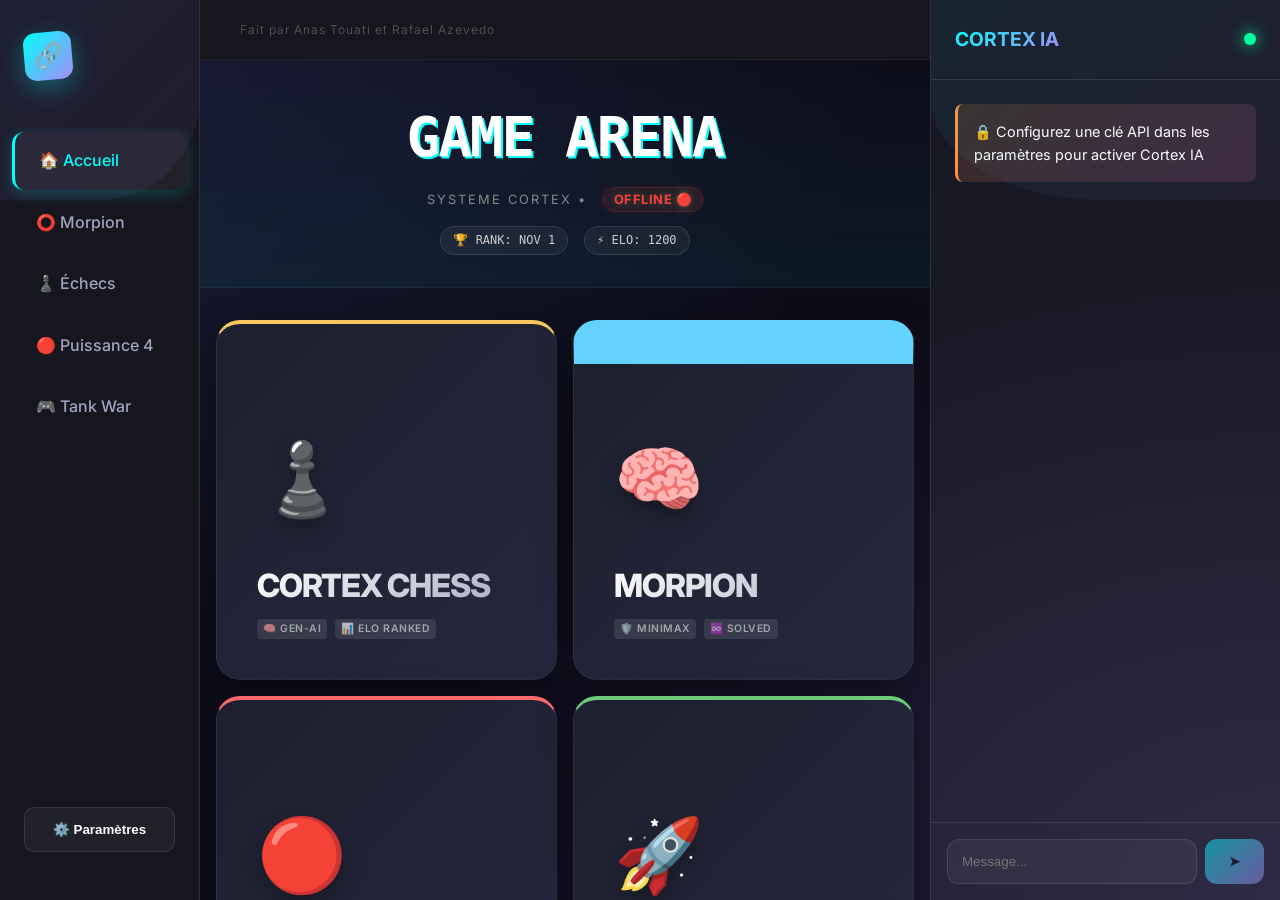
<file: index.html>
<!DOCTYPE html>
<!DOCTYPE html>
<html lang="fr">

<head>
    <meta charset="UTF-8">
    <meta name="viewport" content="width=device-width, initial-scale=1.0">
    <title>GameArena</title>
    <link href="https://fonts.googleapis.com/css2?family=Inter:wght@400;500;600;700;800&display=swap" rel="stylesheet">
    <link rel="stylesheet" href="css/main.css?v=11.9">
    <link rel="stylesheet" href="css/components.css?v=11.9">
</head>

<body>
    <!-- Settings Modal -->
    <div id="settings-modal" class="modal hidden">
        <div class="modal-content">
            <div class="modal-header">
                <h3>⚙️ Paramètres</h3>
                <button onclick="closeSettings()" class="close-btn">✕</button>
            </div>
            <div class="modal-body">
                <div class="setting-group">
                    <label>Clé API Cortex IA</label>
                    <select id="api-provider">
                        <option value="gemini">Gemini (Google)</option>
                        <option value="openai">OpenAI</option>
                    </select>
                    <input type="password" id="api-key" placeholder="Entrez votre clé API">
                    <button onclick="saveApiKey()" class="btn-primary">Enregistrer</button>
                    <p class="help-text">La clé API est nécessaire pour que Cortex IA fonctionne</p>
                </div>

            </div>
        </div>
    </div>

    <!-- Notification Modal -->
    <div id="notification-modal" class="notification-modal hidden">
        <div class="notification-content">
            <div class="notification-icon" id="notif-icon"></div>
            <h2 id="notif-title"></h2>
            <p id="notif-message"></p>
            <button onclick="closeNotification()" class="notif-btn">Continuer</button>
        </div>
    </div>

    <div class="app-layout">
        <!-- Sidebar -->
        <aside class="sidebar">
            <div class="logo">
                <div class="logo-icon">🔗</div>

            </div>
            <nav>
                <div class="nav-item active" onclick="navigateTo('home')">🏠 Accueil</div>
                <div class="nav-item" onclick="navigateTo('morpion')">⭕ Morpion</div>
                <div class="nav-item" onclick="navigateTo('chess')">♟️ Échecs</div>
                <div class="nav-item" onclick="navigateTo('connect4')">🔴 Puissance 4</div>
                <div class="nav-item" onclick="navigateTo('tankwar')">🎮 Tank War</div>
            </nav>
            <div class="sidebar-footer">
                <button onclick="openSettings()" class="settings-btn">⚙️ Paramètres</button>
            </div>
        </aside>

        <!-- Main Content -->
        <main class="main-content">
            <header class="top-bar">
                <div style="font-size: 0.75rem; opacity: 0.3; letter-spacing: 1px; font-weight: 300;">
                    Fait par Anas Touati et Rafael Azevedo
                </div>
            </header>

            <!-- Home View -->
            <div id="view-home" class="view active">
                <div class="content-area dashboard-layout">

                    <!-- HERO SECTION -->
                    <div class="hero-banner">
                        <div class="hero-content">
                            <h1 class="glitch-title" data-text="GAME ARENA">GAME ARENA</h1>
                            <p class="hero-subtitle">SYSTEME CORTEX • <span class="online-status"
                                    id="cortex-status">OFFLINE 🔴</span>
                            </p>
                            <div class="hero-stats">
                                <span class="stat-pill" id="hero-rank">🏆 RANK: NOV 1</span>
                                <span class="stat-pill" id="hero-elo">⚡ ELO: 1200</span>
                            </div>
                        </div>
                    </div>

                    <!-- IMMERSIVE GAMES GRID -->
                    <div class="games-grid-pro">
                        <!-- CHESS CARD -->
                        <div class="game-card-pro chess-bg" onclick="navigateTo('chess')">
                            <div class="card-overlay"></div>
                            <div class="card-content">
                                <div class="card-icon">♟️</div>
                                <h2>CORTEX CHESS</h2>
                                <div class="specs-mini">
                                    <span>🧠 GEN-AI</span>
                                    <span>📊 ELO RANKED</span>
                                </div>
                            </div>
                            <!-- Hover Detail -->
                            <div class="card-reveal">
                                <p>Affrontez CORTEX, le Boss Final.<br>3 Phases : Calibrage, Duel, et
                                    Finale.<br>Arrogance Maximale.</p>
                                <div class="action-row">
                                    <button class="play-btn">DÉFIER CORTEX</button>
                                    <button class="reset-btn" onclick="resetGameProgress(event, 'chess')"
                                        title="Réinitialiser Rang">↻</button>
                                </div>
                            </div>
                        </div>

                        <!-- TIC TAC TOE -->
                        <div class="game-card-pro ttt-bg" onclick="navigateTo('morpion')">
                            <div class="card-overlay"></div>
                            <div class="card-content">
                                <div class="card-icon">🧠</div>
                                <h2>MORPION</h2>
                                <div class="specs-mini">
                                    <span>🛡️ MINIMAX</span>
                                    <span>♾️ SOLVED</span>
                                </div>
                            </div>
                            <div class="card-reveal">
                                <p>Algorithme Minimax pur.<br>Résolution mathématique parfaite.<br>Impossible de gagner.
                                </p>
                                <div class="action-row">
                                    <button class="play-btn">DÉFIER L'ALGO</button>
                                    <button class="reset-btn" onclick="resetGameProgress(event, 'morpion')"
                                        title="Réinitialiser Rang">↻</button>
                                </div>
                            </div>
                        </div>

                        <!-- CONNECT 4 -->
                        <div class="game-card-pro c4-bg" onclick="navigateTo('puissance4')">
                            <div class="card-overlay"></div>
                            <div class="card-content">
                                <div class="card-icon">🔴</div>
                                <h2>PUISSANCE 4</h2>
                                <div class="specs-mini">
                                    <span>🌲 ALPHA-BETA</span>
                                    <span>🎯 GRAVITY</span>
                                </div>
                            </div>
                            <div class="card-reveal">
                                <p>Anticipation et profondeur stratégique (Depth 6).</p>
                                <div class="action-row">
                                    <button class="play-btn">JOUER</button>
                                    <button class="reset-btn" onclick="resetGameProgress(event, 'connect4')"
                                        title="Réinitialiser Rang">↻</button>
                                </div>
                            </div>
                        </div>

                        <!-- TANK WAR -->
                        <div class="game-card-pro tank-bg" onclick="navigateTo('tankwar')">
                            <div class="card-overlay"></div>
                            <div class="card-content">
                                <div class="card-icon">🚀</div>
                                <h2>TANK WAR</h2>
                                <div class="specs-mini">
                                    <span>🎮 UNITY 6</span>
                                    <span>💥 ACTION</span>
                                </div>
                            </div>
                            <div class="card-reveal">
                                <p>Combat cinétique en temps réel. Moteur Physique.</p>
                                <button class="play-btn">JOUER</button>
                            </div>
                        </div>
                    </div>
                </div>
            </div>

            <!-- Game Views -->
            <div id="view-morpion" class="view">
                <div class="game-container-vertical">
                    <div class="status-header">
                        <div class="status-main">
                            <p id="morpion-status" class="status-text">Votre tour (X)</p>
                        </div>
                        <div class="status-secondary">
                            <div class="level-mini">
                                <span id="morpion-level">Niveau 1/5</span>
                                <div class="progress-bar-mini">
                                    <div class="progress-fill" id="morpion-progress" style="width: 20%"></div>
                                </div>
                            </div>
                        </div>
                    </div>
                    <div class="game-area-centered">
                        <div id="morpion-board"></div>
                    </div>
                </div>
            </div>

            <div id="view-chess" class="view">
                <div class="game-container-vertical">
                    <h2 class="match-test-label">MATCH TEST</h2>
                    <div class="status-header">
                        <div class="status-main">
                            <p id="chess-status" class="status-text">Votre tour (Blancs)</p>
                        </div>
                        <div class="status-secondary">
                            <div class="level-mini">
                                <span id="chess-level">Niveau 1/5</span>
                                <div class="progress-bar-mini">
                                    <div class="progress-fill" id="chess-progress" style="width: 20%"></div>
                                </div>
                            </div>
                        </div>
                    </div>
                    <div class="game-area-centered">
                        <div id="chess-board"></div>
                    </div>
                </div>
            </div>

            <!-- Connect 4 View -->
            <div id="view-connect4" class="view">
                <div class="game-container-vertical">
                    <div class="status-header">
                        <div class="status-main">
                            <p id="connect4-status" class="status-text">Votre tour (Rouge)</p>
                        </div>
                        <div class="status-secondary">
                            <div class="level-mini">
                                <span id="connect4-level">Niveau 1/5</span>
                                <div class="progress-bar-mini">
                                    <div class="progress-fill" id="connect4-progress" style="width: 20%"></div>
                                </div>
                            </div>
                        </div>
                    </div>
                    <div class="game-area-centered">
                        <div id="connect4-board"></div>
                    </div>
                </div>
            </div>



            <!-- TANK WAR (Unity WebGL Container) -->
            <div id="view-tankwar" class="view">
                <div class="unity-wrapper" style="width: 100%; height: 100%; display: flex; flex-direction: column;">
                    <!-- Custom Toolbar -->
                    <div class="unity-toolbar">
                        <div class="unity-brand">TANK WAR (Unity WebGL)</div>
                        <div class="unity-controls">
                            <span class="unity-status-led">Running</span>
                            <button onclick="document.getElementById('tankwar-frame').contentWindow.location.reload()"
                                class="unity-btn">↻</button>
                            <button onclick="navigateTo('home')" class="unity-btn close">✕</button>
                        </div>
                    </div>

                    <!-- Iframe Container -->
                    <div class="unity-container" style="flex: 1; overflow: hidden; position: relative;">
                        <!-- Manual Launch Overlay -->
                        <div id="tankwar-overlay"
                            style="position: absolute; top: 0; left: 0; width: 100%; height: 100%; background: rgba(10, 14, 23, 0.9); display: flex; flex-direction: column; align-items: center; justify-content: center; z-index: 10;">
                            <h2
                                style="color: #fff; margin-bottom: 20px; font-family: 'Inter', sans-serif; text-shadow: 0 0 10px rgba(0, 242, 255, 0.5);">
                                PRÊT AU COMBAT ?</h2>
                            <button onclick="launchTankWar()" style="
                                padding: 16px 48px; 
                                font-size: 1.2rem; 
                                background: linear-gradient(135deg, #00f2ff 0%, #0078ff 100%); 
                                border: none; 
                                border-radius: 8px; 
                                cursor: pointer; 
                                font-weight: 800; 
                                color: #000;
                                box-shadow: 0 0 20px rgba(0, 242, 255, 0.4);
                                transition: transform 0.2s;
                                text-transform: uppercase;
                                letter-spacing: 1px;
                            " onmouseover="this.style.transform='scale(1.05)'"
                                onmouseout="this.style.transform='scale(1)'">
                                LANCER LE JEU 🚀
                            </button>
                        </div>

                        <iframe id="tankwar-frame" src="" style="width: 100%; height: 100%; border: none;"
                            allow="fullscreen; autoplay; gamepads"></iframe>
                    </div>
                </div>
            </div>
        </main>

        <aside class="chat-panel">
            <div class="chat-header">
                <h3>CORTEX IA</h3>
                <div class="status-indicator"></div>
            </div>
            <div class="chat-messages" id="chat-messages">
                <div class="system-msg">🔒 Configurez une clé API dans les paramètres pour activer Cortex IA
                </div>
            </div>
            <div class="chat-input-area">
                <input type="text" id="chat-input" placeholder="Message..." disabled>
                <button onclick="sendChat()" id="chat-send" disabled>➤</button>
            </div>
        </aside>
    </div>

    <script src="js/vendor/chess.js"></script>
    <script src="js/game.js"></script>
</body>

</html>
</file>
<file: css/main.css>
* {
    margin: 0;
    padding: 0;
    box-sizing: border-box;
}

:root {
    /* Premium Color Palette */
    --bg-primary: #0d0d1a;
    --bg-secondary: #16161f;
    --bg-tertiary: #1e1e2e;
    --bg-card: #252538;

    /* Vibrant Accents */
    --accent-primary: #00ffff;
    --accent-purple: #a78bfa;
    --accent-pink: #f472b6;
    --accent-orange: #fb923c;
    --accent-blue: #60a5fa;

    /* Gradients */
    --gradient-primary: linear-gradient(135deg, #667eea 0%, #764ba2 100%);
    --gradient-accent: linear-gradient(135deg, #00ffff 0%, #a78bfa 100%);
    --gradient-warm: linear-gradient(135deg, #f472b6 0%, #fb923c 100%);
    --gradient-neon: linear-gradient(135deg, #00ffff 0%, #00ff88 100%);

    /* Glass Effects */
    --glass-bg: rgba(255, 255, 255, 0.05);
    --glass-border: rgba(255, 255, 255, 0.1);

    /* Text */
    --text-primary: #ffffff;
    --text-secondary: #a3a3c2;
    --text-muted: #6b6b85;

    /* Shadows */
    --shadow-sm: 0 2px 8px rgba(0, 0, 0, 0.2);
    --shadow-md: 0 8px 24px rgba(0, 0, 0, 0.3);
    --shadow-lg: 0 20px 60px rgba(0, 0, 0, 0.4);
    --shadow-neon: 0 0 30px rgba(0, 255, 255, 0.3);

    /* Spacing */
    --sidebar-width: 220px;
}

body {
    font-family: 'Inter', -apple-system, BlinkMacSystemFont, 'Segoe UI', sans-serif;
    background: var(--bg-primary);
    background-image:
        radial-gradient(at 0% 0%, rgba(102, 126, 234, 0.15) 0px, transparent 50%),
        radial-gradient(at 100% 100%, rgba(167, 139, 250, 0.15) 0px, transparent 50%);
    background-attachment: fixed;
    color: var(--text-primary);
    overflow: hidden;
    line-height: 1.6;
}

.app-layout {
    display: grid;
    grid-template-columns: 200px 1fr 350px;
    height: 100vh;
    position: relative;
}


/* Sidebar */
.sidebar {
    background: var(--bg-secondary);
    border-right: 1px solid var(--glass-border);
    display: flex;
    flex-direction: column;
    padding: 2rem 0;
    position: relative;
}

.sidebar::before {
    content: '';
    position: absolute;
    top: 0;
    left: 0;
    right: 0;
    height: 200px;
    background: var(--gradient-primary);
    opacity: 0.1;
    border-radius: 0 0 50% 0;
}

.logo {
    display: flex;
    align-items: center;
    gap: 1rem;
    padding: 0 1.5rem;
    margin-bottom: 3rem;
    position: relative;
    z-index: 1;
}

.logo-icon {
    width: 48px;
    height: 48px;
    background: var(--gradient-accent);
    border-radius: 12px;
    display: flex;
    align-items: center;
    justify-content: center;
    font-size: 1.5rem;
    box-shadow: 0 8px 24px rgba(0, 255, 255, 0.3);
    transform: rotate(-5deg);
    transition: transform 0.3s ease;
}

.logo-icon:hover {
    transform: rotate(0deg) scale(1.1);
}

.logo span {
    font-size: 1.8rem;
    font-weight: 900;
    background: var(--gradient-accent);
    -webkit-background-clip: text;
    -webkit-text-fill-color: transparent;
    background-clip: text;
    letter-spacing: 2px;
}

nav {
    flex: 1;
    overflow-y: auto;
    scrollbar-width: thin;
}

.nav-item {
    padding: 1rem 1.5rem;
    margin: 0.25rem 0.75rem;
    color: var(--text-secondary);
    cursor: pointer;
    transition: all 0.3s cubic-bezier(0.4, 0, 0.2, 1);
    border-radius: 12px;
    position: relative;
    overflow: hidden;
    font-weight: 500;
}

.nav-item::before {
    content: '';
    position: absolute;
    top: 0;
    left: 0;
    width: 100%;
    height: 100%;
    background: var(--gradient-accent);
    opacity: 0;
    transition: opacity 0.3s;
}

.nav-item:hover:not(.disabled) {
    background: var(--glass-bg);
    color: var(--accent-primary);
    transform: translateX(5px);
}

.nav-item.active {
    background: var(--glass-bg);
    color: var(--accent-primary);
    border-left: 3px solid var(--accent-primary);
    box-shadow: 0 4px 16px rgba(0, 255, 255, 0.2);
}

.nav-item.disabled {
    opacity: 0.3;
    cursor: not-allowed;
}

.sidebar-footer {
    padding: 1rem 1.5rem;
}

.settings-btn {
    width: 100%;
    background: var(--glass-bg);
    border: 1px solid var(--glass-border);
    color: var(--text-primary);
    padding: 0.875rem;
    border-radius: 10px;
    cursor: pointer;
    transition: all 0.3s;
    font-weight: 600;

}

.settings-btn:hover {
    background: var(--accent-primary);
    color: var(--bg-primary);
    box-shadow: var(--shadow-neon);
    transform: translateY(-2px);
}

/* Main Content */
.main-content {
    display: flex;
    flex-direction: column;
    height: 100vh;
    overflow: hidden;
}

.top-bar {
    padding: 1.25rem 2.5rem;
    border-bottom: 1px solid rgba(255, 255, 255, 0.05);
    background: var(--bg-secondary);
}

.user-info {
    color: var(--text-secondary);
}

.view {
    display: none;
    flex: 1;
    overflow: auto;
    opacity: 0;
    transition: opacity 0.4s ease-in-out;
}

.view.active {
    display: block;
    animation: fadeIn 0.4s ease-in-out forwards;
}

@keyframes fadeIn {
    from {
        opacity: 0;
        transform: translateY(20px);
    }

    to {
        opacity: 1;
        transform: translateY(0);
    }
}

/* Layout Options */
.content-with-chat {
    display: grid;
    grid-template-columns: 1fr 350px;
    height: 100%;
}

.content-with-sidebar {
    display: grid;
    grid-template-columns: 1fr 300px;
    height: 100%;
    padding: 2rem;
    gap: 2rem;
}

.content-area {
    padding: 2.5rem;
    overflow: auto;
}

/* Hero */
.hero {
    text-align: center;
    margin-bottom: 4rem;
    position: relative;
}

.hero h1 {
    font-size: 5rem;
    font-weight: 900;
    margin-bottom: 1.5rem;
    letter-spacing: -2px;
    background: var(--gradient-accent);
    -webkit-background-clip: text;
    -webkit-text-fill-color: transparent;
    background-clip: text;
    text-shadow: 0 0 80px rgba(0, 255, 255, 0.3);
    animation: glow 3s ease-in-out infinite alternate;
}

@keyframes glow {
    from {
        filter: drop-shadow(0 0 20px rgba(0, 255, 255, 0.3));
    }

    to {
        filter: drop-shadow(0 0 40px rgba(0, 255, 255, 0.6));
    }
}

.version {
    color: var(--accent-primary);
    font-weight: 900;
    text-shadow: 0 0 30px currentColor;
}

.hero p {
    color: var(--text-secondary);
    font-size: 1.2rem;
    font-weight: 500;
}

/* Welcome Section */
.welcome-section {
    margin-bottom: 4rem;
}

.project-info {
    background: var(--glass-bg);

    border: 1px solid var(--glass-border);
    padding: 3rem;
    margin-bottom: 2rem;
    border-radius: 24px;
    box-shadow: var(--shadow-lg);
    position: relative;
    overflow: hidden;
}

.project-info::before {
    content: '';
    position: absolute;
    top: -50%;
    right: -50%;
    width: 200%;
    height: 200%;
    background: var(--gradient-primary);
    opacity: 0.05;
    transform: rotate(-12deg);
}

.project-info h2 {
    font-size: 2.5rem;
    margin-bottom: 1.5rem;
    background: var(--gradient-accent);
    -webkit-background-clip: text;
    -webkit-text-fill-color: transparent;
    background-clip: text;
    font-weight: 800;
}

.intro-text {
    font-size: 1.15rem;
    color: var(--text-secondary);
    margin-bottom: 2.5rem;
    line-height: 1.8;
    font-weight: 400;
}

.info-grid {
    display: grid;
    grid-template-columns: repeat(auto-fit, minmax(320px, 1fr));
    gap: 2rem;
    margin-bottom: 2.5rem;
}

.info-card {
    background: var(--glass-bg);

    padding: 2rem;
    border-radius: 16px;
    border: 1px solid var(--glass-border);
    transition: all 0.3s;
}

.info-card:hover {
    transform: translateY(-5px);
    box-shadow: 0 12px 40px rgba(0, 255, 255, 0.15);
    border-color: var(--accent-primary);
}

.info-card h4 {
    background: var(--gradient-neon);
    -webkit-background-clip: text;
    -webkit-text-fill-color: transparent;
    background-clip: text;
    margin-bottom: 1rem;
    font-size: 1.2rem;
    font-weight: 700;
}

.info-card p {
    color: var(--text-secondary);
    margin-bottom: 0.875rem;
    line-height: 1.7;
}

.info-card ul {
    list-style: none;
    padding-left: 0;
}

.info-card li {
    padding: 0.625rem 0;
    color: var(--text-secondary);
    display: flex;
    align-items: center;
    gap: 0.5rem;
}

.info-card strong {
    color: var(--text-primary);
    font-weight: 600;
}

.tip {
    background: linear-gradient(135deg, rgba(251, 146, 60, 0.1), rgba(244, 114, 182, 0.1));
    border-left: 3px solid var(--accent-orange);
    padding: 1rem;
    border-radius: 8px;
    margin-top: 1rem;
    font-size: 0.95rem;
}

.how-to-play {
    background: linear-gradient(135deg, rgba(0, 255, 255, 0.08), rgba(167, 139, 250, 0.08));
    padding: 2rem;
    border-radius: 16px;
    border: 1px solid rgba(0, 255, 255, 0.2);
    position: relative;
}

.how-to-play::before {
    content: '';
    position: absolute;
    top: 0;
    left: 0;
    right: 0;
    height: 3px;
    background: var(--gradient-accent);
}

.how-to-play h4 {
    background: var(--gradient-accent);
    -webkit-background-clip: text;
    -webkit-text-fill-color: transparent;
    background-clip: text;
    margin-bottom: 1.25rem;
    font-size: 1.3rem;
    font-weight: 700;
}

.how-to-play ol {
    color: var(--text-secondary);
    padding-left: 1.75rem;
}

.how-to-play li {
    padding: 0.75rem 0;
    line-height: 1.7;
    font-weight: 500;
}

.section-title {
    text-align: center;
    font-size: 2.5rem;
    margin-bottom: 3rem;
    font-weight: 800;
    background: var(--gradient-warm);
    -webkit-background-clip: text;
    -webkit-text-fill-color: transparent;
    background-clip: text;
}

/* Games Grid */
.games-grid {
    display: grid;
    grid-template-columns: repeat(2, 1fr);
    gap: 2rem;
    max-width: 800px;
}

.game-card {
    background: var(--glass-bg);

    border: 1px solid var(--glass-border);
    border-radius: 24px;
    padding: 3rem 2rem;
    text-align: center;
    cursor: pointer;
    transition: all 0.4s cubic-bezier(0.4, 0, 0.2, 1);
    position: relative;
    overflow: hidden;
}

.game-card::before {
    content: '';
    position: absolute;
    top: 0;
    left: 0;
    right: 0;
    bottom: 0;
    background: var(--gradient-accent);
    opacity: 0;
    transition: opacity 0.4s;
    z-index: 0;
}

.game-card:hover:not(.disabled) {
    transform: translateY(-5px);
    border-color: var(--accent-primary);
    box-shadow: 0 10px 30px rgba(0, 255, 255, 0.15);
}


.game-card:hover:not(.disabled)::before {
    opacity: 0.1;
}

.game-card.disabled {
    opacity: 0.4;
    cursor: not-allowed;
}

.game-icon {
    width: 140px;
    height: 140px;
    margin: 0 auto 2rem;
    border-radius: 50%;
    position: relative;
    transition: all 0.5s;
    z-index: 1;
}

.game-card:hover .game-icon {
    transform: scale(1.15) rotate(10deg);
}

.game-card h3 {
    font-size: 2rem;
    margin-bottom: 1rem;
    font-weight: 800;
    z-index: 1;
    position: relative;
}

.game-desc {
    color: var(--text-secondary);
    font-size: 0.95rem;
    line-height: 1.6;
    margin-bottom: 1.5rem;
    min-height: 70px;
    z-index: 1;
    position: relative;
}

.level {
    background: var(--glass-bg);
    padding: 0.5rem 1rem;
    border-radius: 20px;
    display: inline-block;
    color: var(--accent-primary);
    font-size: 1rem;
    font-weight: 600;
    border: 1px solid var(--glass-border);
    z-index: 1;
    position: relative;
}

/* Chat Panel */
.chat-panel {
    background: var(--glass-bg);

    border-left: 1px solid var(--glass-border);
    display: flex;
    flex-direction: column;
    position: relative;
    z-index: 10;
    height: 100%;
    overflow: hidden;
}

.chat-panel::before {
    content: '';
    position: absolute;
    top: 0;
    right: 0;
    width: 100%;
    height: 200px;
    background: var(--gradient-accent);
    opacity: 0.05;
    border-radius: 0 0 0 50%;
}

.chat-header {
    padding: 1.5rem;
    border-bottom: 1px solid var(--glass-border);
    display: flex;
    justify-content: space-between;
    align-items: center;
    position: relative;
    z-index: 1;
}

.chat-header h3 {
    font-size: 1.2rem;
    font-weight: 700;
    background: var(--gradient-accent);
    -webkit-background-clip: text;
    -webkit-text-fill-color: transparent;
    background-clip: text;
}

.status-indicator {
    width: 12px;
    height: 12px;
    background: #00ff9d;
    border-radius: 50%;
    box-shadow: 0 0 15px #00ff9d;
    animation: pulse 2s ease-in-out infinite;
}

@keyframes pulse {

    0%,
    100% {
        box-shadow: 0 0 15px #00ff9d;
    }

    50% {
        box-shadow: 0 0 25px #00ff9d;
    }
}

.chat-messages {
    flex: 1;
    padding: 1.5rem;
    overflow-y: auto;
    display: flex;
    flex-direction: column;
    gap: 1rem;
    min-height: 0;
}

.system-msg {
    background: linear-gradient(135deg, rgba(251, 146, 60, 0.15), rgba(244, 114, 182, 0.15));
    border-left: 3px solid var(--accent-orange);
    padding: 1rem;
    border-radius: 8px;
    font-size: 0.9rem;
    animation: slideIn 0.3s ease-out;
}

@keyframes slideIn {
    from {
        opacity: 0;
        transform: translateY(10px);
    }

    to {
        opacity: 1;
        transform: translateY(0);
    }
}

.user-msg {
    background: var(--glass-bg);

    border: 1px solid var(--glass-border);
    padding: 1rem;
    border-radius: 16px 16px 4px 16px;
    align-self: flex-end;
    max-width: 80%;
    animation: slideIn 0.3s ease-out;
}

.ai-msg {
    background: var(--glass-bg);

    border: 1px solid rgba(0, 255, 255, 0.2);
    padding: 1rem;
    border-radius: 16px 16px 16px 4px;
    max-width: 85%;
    animation: slideIn 0.3s ease-out;
}

.chat-input-area {
    padding: 1rem;
    border-top: 1px solid var(--glass-border);
    display: flex;
    gap: 0.5rem;

}

.chat-input-area input {
    flex: 1;
    background: var(--glass-bg);
    border: 1px solid var(--glass-border);
    color: var(--text-primary);
    padding: 0.875rem;
    border-radius: 12px;
    transition: all 0.3s;
}

.chat-input-area input:focus {
    outline: none;
    border-color: var(--accent-primary);
    box-shadow: 0 0 20px rgba(0, 255, 255, 0.2);
}

.chat-input-area button {
    background: var(--gradient-accent);
    border: none;
    color: var(--bg-primary);
    padding: 0.875rem 1.5rem;
    border-radius: 12px;
    cursor: pointer;
    font-weight: 600;
    transition: all 0.3s;
}

.chat-input-area button:hover:not(:disabled) {
    transform: translateY(-2px);
    box-shadow: 0 8px 20px rgba(0, 255, 255, 0.4);
}

.chat-input-area button:disabled {
    opacity: 0.5;
    cursor: not-allowed;
}

/* Status Panel */
.status-panel {
    background: var(--bg-card);
    border: 1px solid var(--glass-border);
    border-radius: 24px;
    padding: 2.5rem;
    display: flex;
    flex-direction: column;
    gap: 2rem;
    box-shadow: var(--shadow-lg);
    position: relative;
    overflow: hidden;
}

.status-panel::before {
    content: '';
    position: absolute;
    top: 0;
    left: 0;
    width: 100%;
    height: 3px;
    background: var(--gradient-accent);
}

.status-panel h4 {
    color: var(--text-secondary);
    font-size: 0.75rem;
    letter-spacing: 2px;
    margin-bottom: 0.75rem;
    text-transform: uppercase;
    font-weight: 600;
}

.status-text {
    background: var(--gradient-accent);
    -webkit-background-clip: text;
    -webkit-text-fill-color: transparent;
    background-clip: text;
    font-size: 1.3rem;
    font-weight: 700;
}

.level-display {
    background: var(--bg-card);
    padding: 1.5rem;
    border-radius: 16px;
    border: 1px solid var(--glass-border);
}

.level-display p {
    text-align: center;
    color: var(--text-secondary);
    margin-bottom: 1rem;
    font-size: 0.9rem;
}

.progress-bar {
    width: 100%;
    height: 8px;
    background: rgba(255, 255, 255, 0.1);
    border-radius: 10px;
    overflow: hidden;
    margin-bottom: 0.5rem;
}

.progress-fill {
    height: 100%;
    background: var(--gradient-accent);
    border-radius: 10px;
    transition: width 0.5s cubic-bezier(0.4, 0, 0.2, 1);
    box-shadow: 0 0 10px var(--accent-primary);
}

.level-info {
    display: flex;
    justify-content: space-between;
    align-items: center;
    margin-top: 0.5rem;
}

/* Tank War Card Background */
.tank-bg::before {
    background: url('../assets/tankwar/TemplateData/favicon.ico');
    /* Fallback or specific asset */
    background-size: cover;
    background-position: center;
    filter: brightness(0.6) grayscale(0.2);
    transition: all 0.5s;
    opacity: 0.4 !important;
}

.tank-bg:hover::before {
    filter: brightness(0.8) grayscale(0);
    transform: scale(1.1);
    opacity: 0.6 !important;
}

/* Unity WebGL Container Styles */
.unity-wrapper {
    background: #000;
    border-radius: 12px;
    overflow: hidden;
    box-shadow: 0 0 50px rgba(0, 0, 0, 0.5);
    border: 1px solid #333;
}

.unity-toolbar {
    background: #1a1a1a;
    padding: 10px 20px;
    display: flex;
    justify-content: space-between;
    align-items: center;
    border-bottom: 1px solid #333;
}

.unity-brand {
    font-weight: bold;
    color: #fff;
    font-family: 'Inter', sans-serif;
    display: flex;
    align-items: center;
    gap: 10px;
}

.unity-controls {
    display: flex;
    gap: 10px;
    align-items: center;
}

.unity-status-led {
    font-size: 0.8rem;
    color: #00ff00;
    text-transform: uppercase;
    display: flex;
    align-items: center;
    gap: 5px;
}

.unity-status-led::before {
    content: '';
    display: block;
    width: 8px;
    height: 8px;
    background: #00ff00;
    border-radius: 50%;
    box-shadow: 0 0 10px #00ff00;
}

.unity-btn {
    background: #333;
    border: none;
    color: #fff;
    width: 30px;
    height: 30px;
    border-radius: 6px;
    cursor: pointer;
    display: flex;
    align-items: center;
    justify-content: center;
    transition: all 0.2s;
}

.unity-btn:hover {
    background: #555;
}

.unity-btn.close {
    background: #8b0000;
}

.unity-btn.close:hover {
    background: #a00000;
}

.current-level {
    font-size: 1.5rem;
    font-weight: 800;
    background: var(--gradient-accent);
    -webkit-background-clip: text;
    -webkit-text-fill-color: transparent;
    background-clip: text;
}

.max-level {
    font-size: 0.9rem;
    color: var(--text-muted);
}

.btn-restart {
    width: 100%;
    background: var(--gradient-accent);
    border: none;
    color: var(--bg-primary);
    padding: 1.25rem;
    border-radius: 16px;
    font-weight: 700;
    font-size: 1.05rem;
    cursor: pointer;
    transition: all 0.3s cubic-bezier(0.4, 0, 0.2, 1);
    box-shadow: 0 8px 24px rgba(0, 255, 255, 0.3);
    position: relative;
    overflow: hidden;
}

.btn-restart::before {
    content: '';
    position: absolute;
    top: 50%;
    left: 50%;
    width: 0;
    height: 0;
    background: rgba(255, 255, 255, 0.2);
    border-radius: 50%;
    transform: translate(-50%, -50%);
    transition: width 0.6s, height 0.6s;
}

.btn-restart:hover::before {
    width: 300px;
    height: 300px;
}

.btn-restart:hover {
    transform: translateY(-4px);
    box-shadow: 0 12px 32px rgba(0, 255, 255, 0.5);
}

.btn-restart:active {
    transform: translateY(-2px);
}

/* Modal */
.modal {
    position: fixed;
    top: 0;
    left: 0;
    width: 100%;
    height: 100%;
    background: rgba(0, 0, 0, 0.7);
    display: flex;
    align-items: center;
    justify-content: center;
    z-index: 1000;
}

.modal.hidden {
    display: none;
}

.modal-content {
    background: var(--bg-secondary);
    border-radius: 16px;
    width: 500px;
    max-width: 90%;
}

.modal-header {
    padding: 1.5rem;
    border-bottom: 1px solid rgba(255, 255, 255, 0.1);
    display: flex;
    justify-content: space-between;
    align-items: center;
}

.close-btn {
    background: none;
    border: none;
    color: var(--text-primary);
    font-size: 1.5rem;
    cursor: pointer;
}

.modal-body {
    padding: 2rem;
}

.setting-group {
    display: flex;
    flex-direction: column;
    gap: 1rem;
}

.setting-group label {
    font-weight: 600;
    color: var(--text-secondary);
}

.setting-group select,
.setting-group input {
    background: var(--bg-card);
    border: 1px solid rgba(255, 255, 255, 0.1);
    color: var(--text-primary);
    padding: 0.75rem;
    border-radius: 6px;
}

.btn-primary {
    background: var(--accent-cyan);
    border: none;
    color: var(--bg-dark);
    padding: 0.75rem 2rem;
    border-radius: 6px;
    font-weight: 600;
    cursor: pointer;
}

.help-text {
    color: var(--text-secondary);
    font-size: 0.85rem;
}

/* Game Boards */
.back-btn {
    background: rgba(255, 255, 255, 0.05);
    border: 1px solid rgba(255, 255, 255, 0.1);
    color: var(--text-primary);
    padding: 0.7rem 1.5rem;
    border-radius: 8px;
    cursor: pointer;
    margin-bottom: 2rem;
}

.mt-4 {
    margin-top: 2rem;
}

#morpion-board {
    display: grid;
    grid-template-columns: repeat(3, 1fr);
    gap: 12px;
    width: 420px;
    height: 420px;
    margin: 0 auto;
    padding: 20px;
    background: var(--glass-bg);

    border: 2px solid var(--glass-border);
    border-radius: 24px;
    box-shadow: 0 20px 60px rgba(0, 0, 0, 0.3);
}

.morpion-cell {
    background: var(--bg-card);
    border: 2px solid var(--glass-border);
    border-radius: 16px;
    display: flex;
    align-items: center;
    justify-content: center;
    font-size: 5rem;
    cursor: pointer;
    transition: all 0.3s cubic-bezier(0.4, 0, 0.2, 1);
    position: relative;
    overflow: hidden;
}

.morpion-cell::before {
    content: '';
    position: absolute;
    top: 0;
    left: 0;
    right: 0;
    bottom: 0;
    background: var(--gradient-accent);
    opacity: 0;
    transition: opacity 0.3s;
}

.morpion-cell:hover:not(.taken) {
    background: var(--glass-bg);
    border-color: var(--accent-primary);
    transform: scale(1.05);
    box-shadow: 0 0 30px rgba(0, 255, 255, 0.3);
}

.morpion-cell:hover:not(.taken)::before {
    opacity: 0.1;
}

.morpion-cell.taken {
    animation: placeToken 0.4s cubic-bezier(0.68, -0.55, 0.265, 1.55);
}

@keyframes placeToken {
    0% {
        transform: scale(0) rotate(0deg);
    }

    50% {
        transform: scale(1.2) rotate(180deg);
    }

    100% {
        transform: scale(1) rotate(360deg);
    }
}

#chess-board {
    width: 600px;
    height: 600px;
    margin: 0 auto;
    border: 3px solid var(--glass-border);
    border-radius: 16px;
    box-shadow: 0 20px 60px rgba(0, 0, 0, 0.4);
    overflow: hidden;
}


/* Notification Modal */
.notification-modal {
    position: fixed;
    top: 0;
    left: 0;
    width: 100%;
    height: 100%;
    background: rgba(0, 0, 0, 0.85);

    display: flex;
    align-items: center;
    justify-content: center;
    z-index: 2000;
    opacity: 0;
    transition: opacity 0.3s;
}

.notification-modal.hidden {
    display: none;
}

.notification-modal.show {
    opacity: 1;
}

.notification-content {
    background: var(--bg-card);
    border: 2px solid var(--glass-border);
    border-radius: 32px;
    padding: 3rem 2.5rem;
    text-align: center;
    max-width: 500px;
    width: 90%;
    position: relative;
    transform: scale(0.8);
    transition: transform 0.4s cubic-bezier(0.68, -0.55, 0.265, 1.55);
    box-shadow: 0 30px 90px rgba(0, 0, 0, 0.5);
}

.notification-modal.show .notification-content {
    transform: scale(1);
}

.notification-icon {
    font-size: 6rem;
    margin-bottom: 1.5rem;
    animation: bounce 0.8s ease-in-out;
}

@keyframes bounce {

    0%,
    100% {
        transform: translateY(0) scale(1);
    }

    25% {
        transform: translateY(-30px) scale(1.1);
    }

    50% {
        transform: translateY(0) scale(1);
    }

    75% {
        transform: translateY(-15px) scale(1.05);
    }
}

.notification-content h2 {
    font-size: 2.5rem;
    font-weight: 900;
    margin-bottom: 1rem;
    background: var(--gradient-accent);
    -webkit-background-clip: text;
    -webkit-text-fill-color: transparent;
    background-clip: text;
    position: relative;
    z-index: 2;
}

.notification-content p {
    font-size: 1.2rem;
    color: var(--text-secondary);
    margin-bottom: 2rem;
    line-height: 1.6;
    position: relative;
    z-index: 2;
}

.notif-btn {
    background: var(--gradient-accent);
    border: none;
    color: var(--bg-primary);
    padding: 1rem 3rem;
    border-radius: 50px;
    font-size: 1.1rem;
    font-weight: 700;
    cursor: pointer;
    transition: all 0.3s;
    box-shadow: 0 10px 30px rgba(0, 255, 255, 0.3);
    position: relative;
    z-index: 10;
}

.notif-btn:hover {
    transform: translateY(-3px) scale(1.05);
    box-shadow: 0 15px 40px rgba(0, 255, 255, 0.5);
}

/* Victory styles */
.notification-content.victory {
    border-color: rgba(0, 255, 136, 0.5);
    background: linear-gradient(135deg, var(--bg-card), rgba(0, 255, 136, 0.05));
}

.notification-content.victory::before {
    content: '';
    position: absolute;
    top: -50%;
    left: -50%;
    width: 200%;
    height: 200%;
    background: radial-gradient(circle, rgba(0, 255, 136, 0.1) 0%, transparent 70%);
    animation: rotate 10s linear infinite;
}

/* Defeat styles */
.notification-content.defeat {
    border-color: rgba(255, 87, 87, 0.5);
    background: linear-gradient(135deg, var(--bg-card), rgba(255, 87, 87, 0.05));
}

/* Level up styles */
.notification-content.levelup {
    border-color: rgba(0, 255, 255, 0.5);
    background: linear-gradient(135deg, var(--bg-card), rgba(0, 255, 255, 0.05));
}

.notification-content.levelup::before {
    content: '';
    position: absolute;
    top: -50%;
    left: -50%;
    width: 200%;
    height: 200%;
    background: radial-gradient(circle, rgba(0, 255, 255, 0.15) 0%, transparent 70%);
    animation: rotate 8s linear infinite;
}

@keyframes rotate {
    from {
        transform: rotate(0deg);
    }

    to {
        transform: rotate(360deg);
    }
}

/* Confetti animation for victory */
.notification-content.victory::after {
    content: '🎉';
    position: absolute;
    font-size: 3rem;
    top: 10%;
    left: 10%;
    animation: confetti 2s ease-in-out infinite;
}

@keyframes confetti {

    0%,
    100% {
        transform: translateY(0) rotate(0deg);
        opacity: 0;
    }

    50% {
        transform: translateY(-50px) rotate(180deg);
        opacity: 1;
    }
}

#connect4-board {
    width: 560px;
    margin: 0 auto;
}

/* Tank War */
#tank-canvas {
    background: #1a1a2e;
    border: 2px solid var(--accent-blue);
    border-radius: 8px;
    box-shadow: 0 0 20px rgba(96, 165, 250, 0.2);
    margin: 0 auto;
    display: block;
}

.controls-hint {
    text-align: center;
    color: var(--text-secondary);
    margin-top: 1rem;
    font-size: 0.9rem;
}

.lives-container {
    font-size: 1.5rem;
    letter-spacing: 5px;
}

/* Status Indicators */
.online-status {
    font-size: 0.8rem;
    font-weight: 700;
    padding: 4px 10px;
    border-radius: 20px;
    background: rgba(0, 255, 179, 0.1);
    color: #00ffb3;
    border: 1px solid rgba(0, 255, 179, 0.2);
    margin-left: 10px;
    letter-spacing: 0.5px;
    box-shadow: 0 0 10px rgba(0, 255, 179, 0.1);
    transition: all 0.3s ease;
}

.online-status.offline {
    background: rgba(255, 59, 59, 0.1);
    color: #ff3b3b;
    border-color: rgba(255, 59, 59, 0.2);
    box-shadow: 0 0 10px rgba(255, 59, 59, 0.1);
}
</file>
<file: css/components.css>
/* Top Status Bar Layout */
.game-container-vertical {
    display: flex;
    flex-direction: column;
    height: 100%;
    padding: 2rem;
    gap: 2rem;
}

.status-header {
    background: var(--bg-card);
    border: 1px solid var(--glass-border);
    border-radius: 16px;
    padding: 1rem 2rem;
    display: flex;
    justify-content: space-between;
    align-items: center;
    box-shadow: var(--shadow-sm);
    position: relative;
    overflow: hidden;
}

.status-header::before {
    content: '';
    position: absolute;
    top: 0;
    left: 0;
    width: 3px;
    height: 100%;
    background: var(--gradient-accent);
}

.status-main {
    display: flex;
    flex-direction: column;
    gap: 0.25rem;
    min-width: 0;
    flex: 1;
}

.status-main h4 {
    color: var(--text-secondary);
    font-size: 0.75rem;
    letter-spacing: 1px;
    text-transform: uppercase;
    font-weight: 600;
}

.status-header .status-text {
    font-size: 1.1rem;
    margin: 0;
    white-space: nowrap;
    overflow: hidden;
    text-overflow: ellipsis;
}

.status-secondary {
    display: flex;
    align-items: center;
    gap: 1.5rem;
    flex-shrink: 0;
}

.level-mini {
    display: flex;
    flex-direction: column;
    align-items: flex-end;
    gap: 0.25rem;
}

.progress-bar-mini {
    width: 150px;
    height: 4px;
    background: rgba(255, 255, 255, 0.1);
    border-radius: 4px;
    overflow: hidden;
}

.back-btn-mini {
    background: rgba(255, 0, 0, 0.1);
    border: 1px solid rgba(255, 0, 0, 0.2);
    color: #ff6b6b;
    padding: 0.5rem 1rem;
    border-radius: 8px;
    cursor: pointer;
    font-weight: 600;
    transition: all 0.2s;
}

.back-btn-mini:hover {
    background: rgba(255, 0, 0, 0.2);
    transform: translateY(-1px);
}

.game-area-centered {
    flex: 1;
    display: flex;
    flex-direction: column;
    justify-content: center;
    align-items: center;
}

/* Tank War Stat Item */
.stat-item {
    font-size: 1.2rem;
    font-weight: 600;
}

/* === PROFESSIONAL HEADER === */
.brand-monitor {
    font-family: 'JetBrains Mono', monospace;
    color: #00ffff;
    letter-spacing: 2px;
    font-weight: 700;
    text-shadow: 0 0 10px #00ffff;
    border-bottom: 2px solid #00ffff;
    padding-bottom: 0.25rem;
}

/* === UNITY WEBGL CONTAINER === */
.unity-wrapper {
    width: 100%;
    height: 100%;
    display: flex;
    flex-direction: column;
    background: #000;
    overflow: hidden;
}

.unity-toolbar {
    height: 48px;
    background: #232323;
    display: flex;
    align-items: center;
    justify-content: space-between;
    padding: 0 1rem;
    border-bottom: 1px solid #333;
}

.unity-brand {
    color: #aaa;
    font-size: 0.8rem;
    font-weight: 600;
    letter-spacing: 1px;
}

.unity-controls {
    display: flex;
    align-items: center;
    gap: 1rem;
}

.unity-status-led {
    color: #4CAF50;
    font-size: 0.7rem;
    font-weight: 700;
    text-transform: uppercase;
    display: flex;
    align-items: center;
    gap: 0.5rem;
}

.unity-status-led::before {
    content: '';
    width: 8px;
    height: 8px;
    background: #4CAF50;
    border-radius: 50%;
    box-shadow: 0 0 5px #4CAF50;
}

.unity-btn {
    background: #333;
    border: none;
    color: #fff;
    width: 32px;
    height: 32px;
    border-radius: 4px;
    cursor: pointer;
    display: flex;
    align-items: center;
    justify-content: center;
    transition: background 0.2s;
}

.unity-btn:hover {
    background: #444;
}

.unity-btn.close:hover {
    background: #d32f2f;
}

.unity-container {
    flex: 1;
    position: relative;
    background: #1a1a1a;
    display: flex;
    align-items: center;
    justify-content: center;
}

#unity-canvas {
    width: 100%;
    height: 100%;
    max-width: 1280px;
    max-height: 720px;
    background: url('https://img.itch.zone/aW1hZ2UvNTM1NjY4LzI4NDc2MzkucG5n/original/p%2B%2B9%2B.png') center/cover no-repeat;
    opacity: 0.3;
    /* Placeholder for actual WebGL canvas */
}

/* Unity Loader */
#unity-loader {
    position: absolute;
    top: 50%;
    left: 50%;
    transform: translate(-50%, -50%);
    display: flex;
    flex-direction: column;
    align-items: center;
    gap: 1rem;
}

.unity-logo-spinner {
    width: 64px;
    height: 64px;
    border: 4px solid #333;
    border-top: 4px solid #fff;
    border-radius: 50%;
    animation: spin 1s linear infinite;
}

.unity-text {
    color: #fff;
    font-family: monospace;
    font-size: 0.9rem;
    letter-spacing: 2px;
}

@keyframes spin {
    0% {
        transform: rotate(0deg);
    }

    100% {
        transform: rotate(360deg);
    }
}

/* === CLEAN LIST LAYOUT (Fixes wrapping issues) === */
.clean-list {
    list-style: none;
    padding: 0;
    display: flex;
    flex-direction: column;
    gap: 0.75rem;
}

.clean-list li {
    display: flex;
    flex-wrap: wrap;
    align-items: baseline;
    gap: 0.75rem;
    padding: 0.5rem 0;
    border-bottom: 1px solid rgba(255, 255, 255, 0.05);
}

.clean-list li:last-child {
    border-bottom: none;
}

.clean-list .label {
    font-size: 0.75rem;
    font-weight: 800;
    letter-spacing: 1px;
    color: var(--accent-primary);
    background: rgba(0, 255, 255, 0.1);
    padding: 0.25rem 0.5rem;
    border-radius: 4px;
    white-space: nowrap;
    min-width: 80px;
    text-align: center;
}

.clean-list .value {
    color: var(--text-secondary);
    font-size: 0.95rem;
    line-height: 1.4;
    flex: 1;
}

/* === VIBRANT AESTHETICS === */

/* Card Hover Glow */
.spec-card {
    background: rgba(255, 255, 255, 0.03);
    border: 1px solid rgba(255, 255, 255, 0.08);
    /* More subtle border */
    transition: all 0.4s cubic-bezier(0.175, 0.885, 0.32, 1.275);
}

.spec-card:hover {
    transform: translateY(-8px) scale(1.02);
    border-color: rgba(255, 255, 255, 0.2);
    box-shadow: 0 15px 40px rgba(0, 0, 0, 0.4);
}

.spec-card h4 {
    font-size: 1.1rem;
    margin-bottom: 1.2rem;
    text-transform: uppercase;
    letter-spacing: 1px;
    background: linear-gradient(to right, #fff, #aaa);
    -webkit-background-clip: text;
    -webkit-text-fill-color: transparent;
}

/* Gradient Labels */
.clean-list .label {
    color: #fff;
    /* White text for contrast on gradients */
    text-shadow: 0 1px 2px rgba(0, 0, 0, 0.3);
    font-weight: 700;
    padding: 0.3rem 0.8rem;
    border-radius: 6px;
    box-shadow: 0 4px 6px rgba(0, 0, 0, 0.1);
}

.gradient-blue {
    background: linear-gradient(135deg, #3b82f6, #06b6d4);
}

.gradient-purple {
    background: linear-gradient(135deg, #8b5cf6, #d946ef);
}

.gradient-pink {
    background: linear-gradient(135deg, #ec4899, #f43f5e);
}

.gradient-orange {
    background: linear-gradient(135deg, #f97316, #fbbf24);
}

.gradient-red {
    background: linear-gradient(135deg, #ef4444, #b91c1c);
}

.gradient-yellow {
    background: linear-gradient(135deg, #eab308, #ca8a04);
}

.gradient-gold {
    background: linear-gradient(135deg, #d97706, #fbbf24);
}

.gradient-silver {
    background: linear-gradient(135deg, #94a3b8, #64748b);
}

.gradient-bronze {
    background: linear-gradient(135deg, #b45309, #78350f);
}

.gradient-green {
    background: linear-gradient(135deg, #22c55e, #10b981);
}

.gradient-cyan {
    background: linear-gradient(135deg, #06b6d4, #3b82f6);
}

.gradient-lime {
    background: linear-gradient(135deg, #84cc16, #22c55e);
}

/* Value Tweaks */

/* === PRO DASHBOARD LAYOUT === */

.dashboard-layout {
    display: flex;
    flex-direction: column;
    height: 100%;
    padding: 0;
    gap: 1rem;
    overflow: auto;
    /* Allow scrolling if height is small */
}

/* Hero Section */
.hero-banner {
    flex: 0 0 auto;
    background: linear-gradient(180deg, rgba(0, 0, 0, 0) 0%, rgba(0, 255, 255, 0.05) 100%);
    border-bottom: 1px solid rgba(0, 255, 255, 0.1);
    padding: 2rem 1rem;
    text-align: center;
    position: relative;
    overflow: hidden;
}

.hero-content {
    position: relative;
    z-index: 2;
}

.glitch-title {
    font-family: 'JetBrains Mono', monospace;
    font-size: 3.5rem;
    font-weight: 800;
    color: #fff;
    text-transform: uppercase;
    letter-spacing: -2px;
    margin: 0;
    text-shadow: 2px 2px 0px #00ffff;
    animation: glitch 3s infinite alternate;
}

.hero-subtitle {
    font-family: 'Inter', sans-serif;
    color: #888;
    text-transform: uppercase;
    letter-spacing: 2px;
    font-size: 0.8rem;
    margin-top: 0.5rem;
}

.online-status {
    color: #4CAF50;
    font-weight: bold;
    text-shadow: 0 0 10px rgba(76, 175, 80, 0.5);
}

.hero-stats {
    display: flex;
    justify-content: center;
    gap: 1rem;
    margin-top: 1rem;
}

.stat-pill {
    background: rgba(255, 255, 255, 0.05);
    border: 1px solid rgba(255, 255, 255, 0.1);
    padding: 0.25rem 0.75rem;
    border-radius: 99px;
    font-size: 0.75rem;
    color: #ccc;
    font-family: monospace;
}

/* Pro Game Grid */
.games-grid-pro {
    display: grid;
    grid-template-columns: repeat(2, 1fr);
    grid-template-rows: repeat(2, 1fr);
    gap: 1rem;
    padding: 1rem;
    flex: 1;
    /* Take remaining height */
    min-height: 400px;
}

.game-card-pro {
    position: relative;
    border-radius: 20px;
    overflow: hidden;
    cursor: pointer;
    display: flex;
    flex-direction: column;
    justify-content: flex-end;
    padding: 2.5rem;
    /* More breathing room */
    background: linear-gradient(135deg, #1e2030 0%, #25283d 100%);
    border: 1px solid rgba(255, 255, 255, 0.05);
    border-radius: 24px;
    /* Softer corners */
    box-shadow: 0 10px 40px -10px rgba(0, 0, 0, 0.5);
    height: 360px;
    /* Taller for elegance */
    overflow: hidden;
    transition: transform 0.4s cubic-bezier(0.34, 1.56, 0.64, 1);
}

/* Performance Accents */
.chess-bg {
    border-top: 4px solid #F6C85F;
}

.ttt-bg {
    border-top: 44px solid #64D2FF;
}

.c4-bg {
    border-top: 4px solid #FF6B6B;
}

.tank-bg {
    border-top: 4px solid #6BCB77;
}

.game-card-pro:hover {
    transform: translateY(-8px) scale(1.02);
    box-shadow: 0 20px 60px -10px rgba(0, 0, 0, 0.6);
    background: linear-gradient(135deg, #25283d 0%, #2f334d 100%);
    border-color: rgba(255, 255, 255, 0.15);
}

/* Hidden Overlay - Minimalist */
.card-overlay {
    display: none;
}


.card-overlay {
    position: absolute;
    inset: 0;
    background: linear-gradient(0deg, rgba(0, 0, 0, 0.9) 0%, rgba(0, 0, 0, 0.4) 60%, rgba(0, 0, 0, 0.2) 100%);
    transition: opacity 0.3s;
}

.game-card-pro:hover {
    transform: scale(0.98);
    border-color: #00ffff;
    box-shadow: 0 0 20px rgba(0, 255, 255, 0.2);
}

/* Consistent Spacing */
.specs-mini {
    display: flex;
    gap: 0.8rem;
    margin-top: 1rem;
    opacity: 0.7;
    font-size: 0.85rem;
    letter-spacing: 0.5px;
}

.game-card-pro:hover .card-content {
    transform: translateY(-20px);
}

.card-icon {
    font-size: 4.5rem;
    margin-bottom: 1.5rem;
    filter: drop-shadow(0 10px 10px rgba(0, 0, 0, 0.3));
    transition: transform 0.5s cubic-bezier(0.34, 1.56, 0.64, 1);
}

.game-card-pro:hover .card-icon {
    transform: scale(1.15) rotate(5deg);
}

.game-card-pro h2 {
    font-size: 2rem;
    font-weight: 800;
    letter-spacing: -1px;
    margin-bottom: 0.5rem;
    background: linear-gradient(135deg, #fff 0%, #a5aabf 100%);
    -webkit-background-clip: text;
    -webkit-text-fill-color: transparent;
    margin: 0;
    color: #fff;
    text-transform: uppercase;
}

.specs-mini {
    display: flex;
    gap: 0.5rem;
    margin-top: 0.5rem;
}

.specs-mini span {
    font-size: 0.65rem;
    background: rgba(255, 255, 255, 0.15);
    padding: 2px 6px;
    border-radius: 4px;
    font-weight: 600;
    color: #ddd;
    backdrop-filter: blur(4px);
}

.card-reveal {
    position: absolute;
    bottom: 0;
    left: 0;
    right: 0;
    padding: 1.5rem;
    background: rgba(0, 0, 0, 0.8);
    backdrop-filter: blur(10px);
    transform: translateY(100%);
    transition: transform 0.3s cubic-bezier(0.165, 0.84, 0.44, 1);
    z-index: 3;
    border-top: 1px solid rgba(255, 255, 255, 0.1);
}

.game-card-pro:hover .card-reveal {
    transform: translateY(0);
}

.card-reveal p {
    margin-bottom: 1.5rem;
    font-size: 0.9rem;
    line-height: 1.5;
    color: #ccc;
}

/* Action Row for Play + Reset */
.action-row {
    display: flex;
    gap: 10px;
    align-items: center;
}

.action-row .play-btn {
    flex: 1;
}

.reset-btn {
    width: 40px;
    height: 40px;
    border-radius: 50%;
    background: rgba(255, 255, 255, 0.1);
    border: 1px solid rgba(255, 255, 255, 0.2);
    color: #fff;
    font-size: 1.2rem;
    cursor: pointer;
    display: flex;
    align-items: center;
    justify-content: center;
    transition: all 0.3s ease;
}

.reset-btn:hover {
    background: #ff4757;
    border-color: #ff4757;
    transform: rotate(180deg);
}



.play-btn {
    width: 100%;
    background: #00ffff;
    color: #000;
    border: none;
    padding: 0.75rem;
    font-weight: 800;
    text-transform: uppercase;
    cursor: pointer;
    font-family: 'JetBrains Mono', monospace;
    letter-spacing: 1px;
}

.play-btn:hover {
    background: #fff;
}

@keyframes glitch {
    0% {
        text-shadow: 2px 2px 0px #00ffff, -2px -2px 0px #ff00ff;
    }

    90% {
        text-shadow: 2px 2px 0px #00ffff, -2px -2px 0px #ff00ff;
    }

    95% {
        text-shadow: 3px -3px 0px #00ffff, -3px 3px 0px #ff00ff;
    }

    100% {
        text-shadow: 2px 2px 0px #00ffff, -2px -2px 0px #ff00ff;
    }
}
</file>
